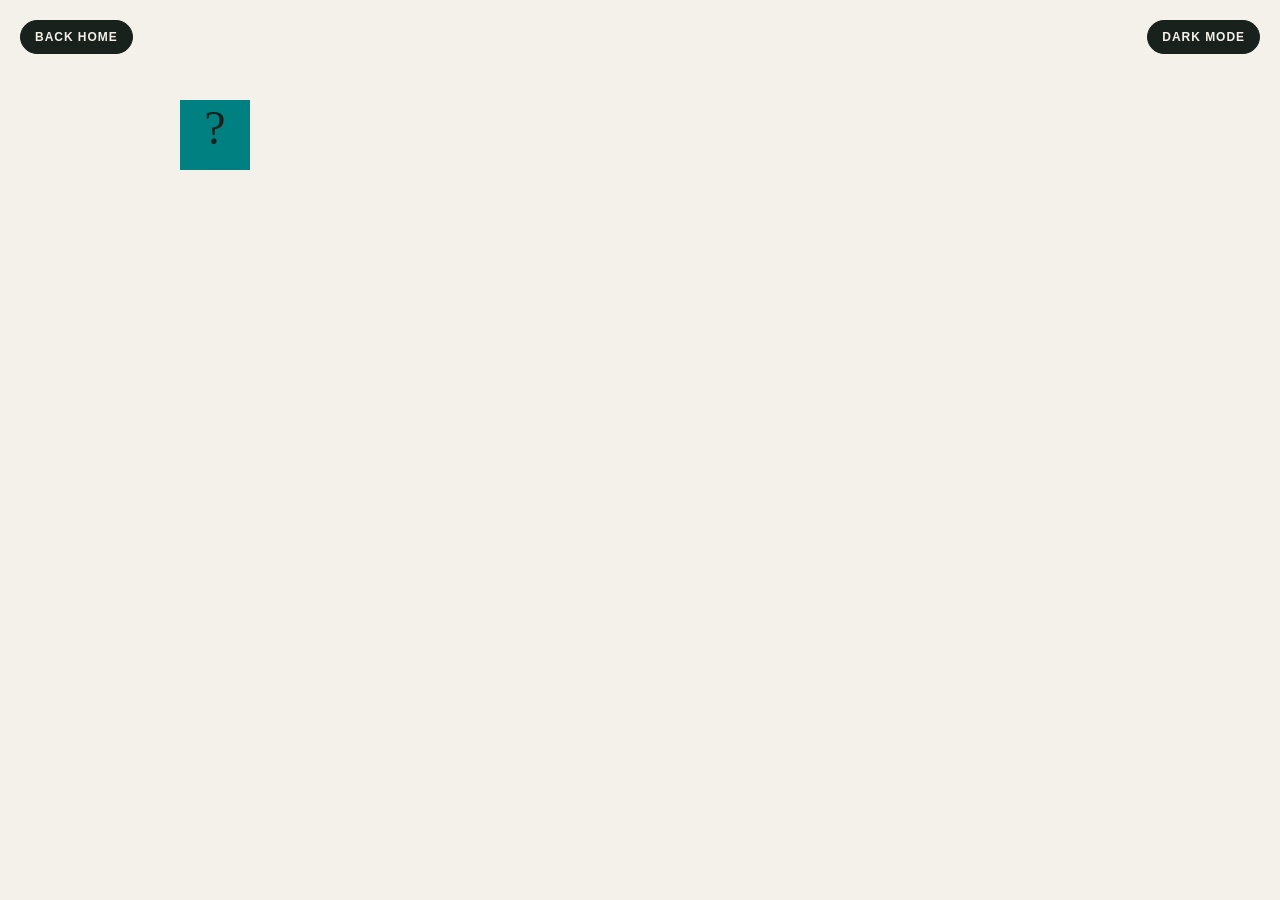
<file: fsd-projects/bouncing-box/index.html>
<!DOCTYPE html>
<html>

<head>
  <meta charset="utf-8" />
  <meta name="viewport" content="width=device-width, initial-scale=1.0" />
  <title>Bouncing Box</title>
  <script src="jquery.min.js"></script>
  <style>
    :root {
      color-scheme: light;
      --page-background: #f4f1ea;
      --page-text: #18211c;
      --button-background: #18211c;
      --button-text: #f4f1ea;
    }

    body.dark-mode {
      color-scheme: dark;
      --page-background: #18211c;
      --page-text: #f4f1ea;
      --button-background: #c7f36b;
      --button-text: #18211c;
    }

    body {
      margin: 0;
      overflow: hidden;
      background: var(--page-background);
      color: var(--page-text);
      transition: background-color 0.25s ease, color 0.25s ease;
    }

    .theme-toggle {
      position: fixed;
      top: 20px;
      right: 20px;
      z-index: 2;
      padding: 10px 14px;
      border: 1px solid var(--page-text);
      border-radius: 999px;
      background: var(--button-background);
      color: var(--button-text);
      cursor: pointer;
      font: 700 0.75rem/1 "Helvetica Neue", Arial, sans-serif;
      letter-spacing: 0.08em;
      text-transform: uppercase;
    }

    .theme-toggle:focus-visible {
      outline: 3px solid #ff785f;
      outline-offset: 3px;
    }

    .back-button {
      position: fixed;
      top: 20px;
      left: 20px;
      z-index: 2;
      padding: 10px 14px;
      border: 1px solid var(--page-text);
      border-radius: 999px;
      background: var(--button-background);
      color: var(--button-text);
      cursor: pointer;
      font: 700 0.75rem/1 "Helvetica Neue", Arial, sans-serif;
      letter-spacing: 0.08em;
      text-transform: uppercase;
      text-decoration: none;
      display: inline-block;
    }

    .back-button:focus-visible {
      outline: 3px solid #ff785f;
      outline-offset: 3px;
    }

    .box {
      width: 70px;
      height: 70px;
      background-color: teal;
      font-size: 300%;
      text-align: center;
      user-select: none;
      display: block;
      position: absolute;
      top: 100px;
      /* Change me! */
      left: 0px;
    }

    .board {
      height: 100vh;
    }
  </style>
  <!-- 	<script src="//cdnjs.cloudflare.com/ajax/libs/jquery/2.1.1/jquery.min.js"></script> -->
</head>

<body class="board">
  <a href="../../index.html" class="back-button">
    Back Home
  </a>
  <button class="theme-toggle" type="button" aria-pressed="false">
    Dark mode
  </button>

  <!-- HTML for the box -->
  <div class="box">?</div>

  <script>
    (function () {
      "use strict";
      /* global jQuery */

      //////////////////////////////////////////////////////////////////
      /////////////////// SETUP DO NOT DELETE //////////////////////////
      //////////////////////////////////////////////////////////////////

      var box = jQuery(".box"); // reference to the HTML .box element
      var board = jQuery(".board"); // reference to the HTML .board element
      var themeToggle = jQuery(".theme-toggle");
      var boardWidth = board.width(); // the maximum X-Coordinate of the screen

      function setDarkMode(isDark) {
        jQuery("body").toggleClass("dark-mode", isDark);
        themeToggle.attr("aria-pressed", isDark ? "true" : "false");
        themeToggle.text(isDark ? "Light mode" : "Dark mode");
        localStorage.setItem("bouncing-box-dark-mode", isDark ? "true" : "false");
      }

      var savedTheme = localStorage.getItem("bouncing-box-dark-mode");
      setDarkMode(savedTheme === "true");
      themeToggle.on("click", function () {
        setDarkMode(!jQuery("body").hasClass("dark-mode"));
      });

      // update the boardWidth variable when the window is resized
      jQuery(window).on("resize", function () {
        boardWidth = board.width();
      });

      // Every 50 milliseconds, call the update Function (see below)
      setInterval(update, 50);

      // Every time the box is clicked, call the handleBoxClick Function (see below)
      box.on("click", handleBoxClick);

      // moves the Box to a new position on the screen along the X-Axis
      function moveBoxTo(newPositionX) {
        box.css("left", newPositionX);
      }

      // changes the text displayed on the Box
      function changeBoxText(newText) {
        box.text(newText);
      }

      //////////////////////////////////////////////////////////////////
      /////////////////// YOUR CODE BELOW HERE /////////////////////////
      //////////////////////////////////////////////////////////////////

      // TODO 2 - Variable declarations
      var positionX = 0;
      var points = 0;
      var speed = 10;
      var direction = 1;


      /**
       * This Function will be called 20 times/second.
       * Each time it is called, it should move the Box to a new location.
       * If the box drifts off the screen, turn it around!
       */
      function update() {
        positionX = positionX + speed * direction;

        if (positionX >= boardWidth - box.width()) {
          positionX = boardWidth - box.width();
          direction = -1;
        } else if (positionX <= 0) {
          positionX = 0;
          direction = 1;
        }

        moveBoxTo(positionX);
      }

      /**
       * This Function will be called each time the box is clicked.
       * Each time it is called, it should perform each of the following actions:
       * - increase the points total
       * - increase the speed
       * - move the box to the left side of the screen.
       */
      function handleBoxClick() {
        points = points + 1;
        speed = 3 * points + 10;
        positionX = 0;
        direction = 1;
        changeBoxText(points);
        moveBoxTo(positionX);

      }



    })();
  </script>
</body>

</html>
</file>
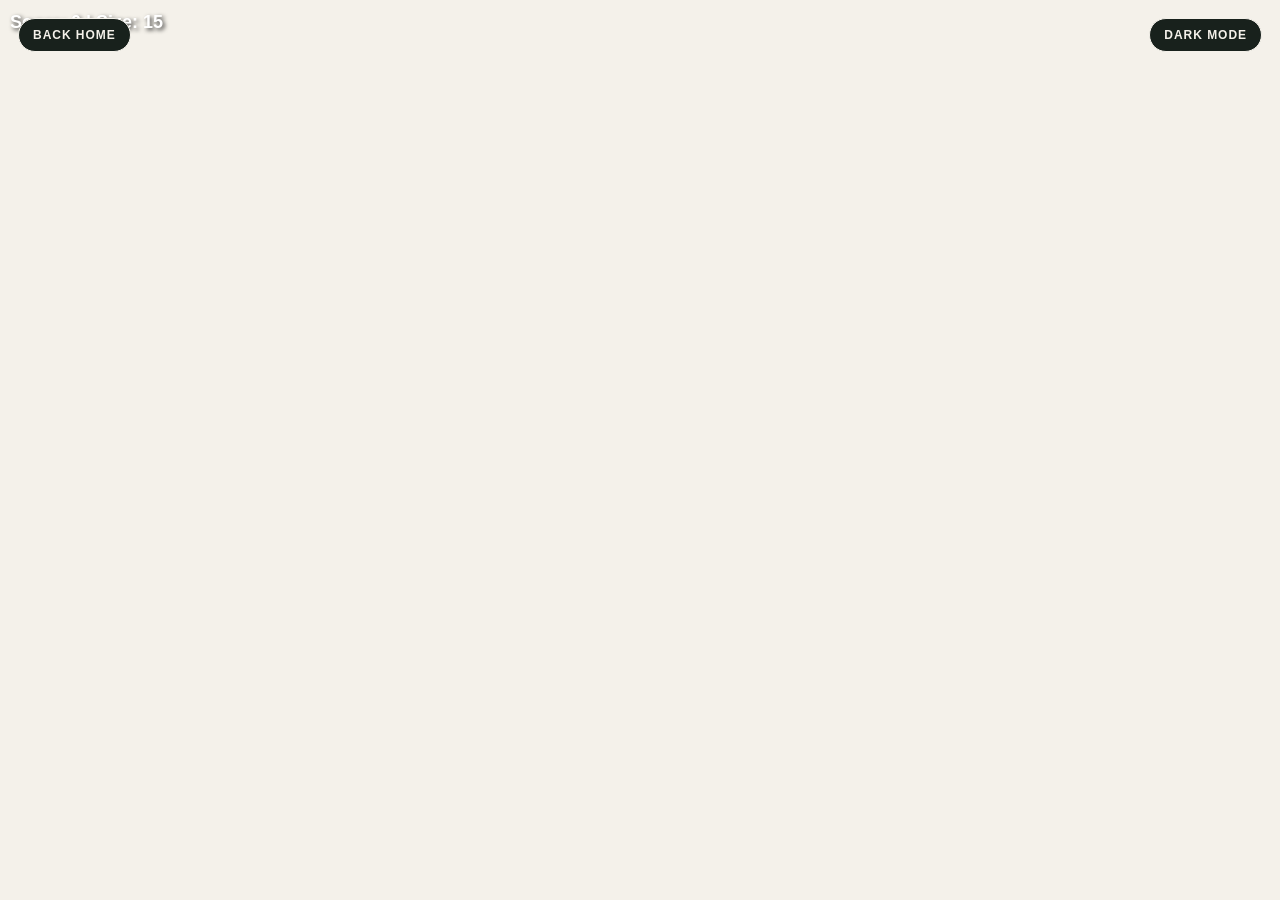
<file: fsd-projects/circularity/index.html>
<!doctype html>

<html>

<head>
    <meta charset="utf-8">

    <title>Operation Spark || Motion Poem</title>
    <meta name="description" content="Operation Spark Motion Poem">
    <meta name="author" content="operationspark.org">
    <meta name="viewport" content="width=device-width, initial-scale=1.0">

    <link href="css/bootstrap.min.css" rel="stylesheet" media="screen">
    <link href="css/style.css" rel="stylesheet">

    <!-- all core CreateJS and 3rd party libraries are listed here: -->
    <script src="bower_components/lodash/lodash.min.js"></script>
    <script src="https://code.createjs.com/1.0.0/easeljs.min.js"></script>
    <script src="https://code.createjs.com/1.0.0/tweenjs.min.js"></script>
    <script src="bower_components/opspark-draw/draw.js"></script>
    <script src="bower_components/racket/racket.js"></script>

    <!-- our app javascript code -->
    <script src="js/opspark.js"></script>
    <script src="js/multiplayer.js"></script>
    <script src="js/gamification.js"></script>
    <script src="js/init.js"></script>

    <style type="text/css">
        /*override default styles here*/
    </style>
</head>

<body>
    <a href="../../index.html" class="back-button">Back Home</a>
    <button class="theme-toggle" type="button" aria-pressed="false">Dark mode</button>
    <div style="position: relative; display: inline-block;">
        <canvas id="canvas" width="500" height="500"></canvas>

        <!-- Game UI -->
        <div id="score"
            style="position: absolute; top: 10px; left: 10px; color: white; font-family: Arial, sans-serif; font-size: 18px; font-weight: bold; text-shadow: 2px 2px 4px rgba(0,0,0,0.8); z-index: 10;">
            Score: 0 | Size: 15
        </div>

        <div id="multiplayerScore"
            style="position: absolute; top: 10px; right: 10px; color: white; font-family: Arial, sans-serif; font-size: 16px; font-weight: bold; text-shadow: 2px 2px 4px rgba(0,0,0,0.8); z-index: 10; display: none;">
            <div style="color: #0080FF;">Opponent: Size 15</div>
            <div id="gameTimer" style="color: #FFD700; margin-top: 5px;">Time: 60s</div>
        </div>

        <div id="instructions"
            style="position: absolute; top: 50%; left: 50%; transform: translate(-50%, -50%); color: white; font-family: Arial, sans-serif; text-align: center; background: rgba(0,0,0,0.7); padding: 20px; border-radius: 10px; z-index: 10; display: none;">
            <h2 style="margin: 0 0 10px 0; color: #00FF00;">Circularity</h2>
            <div id="gameMode" style="margin-bottom: 15px;">
                <button id="singlePlayerBtn" class="game-mode-btn">Single Player</button>
                <button id="hostGameBtn" class="game-mode-btn">Local Multiplayer</button>
            </div>
            <div id="singlePlayerInstructions">
                <p style="margin: 5px 0;">🟢 You are the GREEN circle</p>
                <p style="margin: 5px 0;">Use <strong>WASD</strong> to move</p>
                <p style="margin: 5px 0;">Absorb smaller circles to grow!</p>
                <p style="margin: 5px 0;">Avoid larger circles or you'll be absorbed!</p>
                <p style="margin: 15px 0 5px 0; color: #FFD700;"><strong>Press any key to start!</strong></p>
            </div>
            <div id="multiplayerInstructions" style="display: none;">
                <p style="margin: 5px 0;">🟢 Player 1: GREEN circle | 🔵 Player 2: BLUE circle</p>
                <p style="margin: 5px 0;">Player 1 uses <strong>WASD</strong> | Player 2 uses <strong>Arrow
                        Keys</strong></p>
                <p style="margin: 5px 0;">Absorb circles and each other to grow!</p>
                <p style="margin: 5px 0;">Biggest circle after 60 seconds wins!</p>
                <p style="margin: 15px 0 5px 0; color: #FFD700;"><strong>Press any key to start!</strong></p>
            </div>
        </div>
    </div>
    <script>
        (function () {
            var themeToggle = document.querySelector('.theme-toggle');
            var savedTheme = localStorage.getItem('circularity-dark-mode');

            function setDarkMode(isDark) {
                document.body.classList.toggle('dark-mode', isDark);
                themeToggle.setAttribute('aria-pressed', isDark ? 'true' : 'false');
                themeToggle.textContent = isDark ? 'Light mode' : 'Dark mode';
                localStorage.setItem('circularity-dark-mode', isDark ? 'true' : 'false');
            }

            setDarkMode(savedTheme === 'true');
            themeToggle.addEventListener('click', function () {
                setDarkMode(!document.body.classList.contains('dark-mode'));
            });
        }());
    </script>
    <script id="motion-poem">
        (function () {
            init(window);
            window.opspark.makeGame();
        })();
    </script>
</body>

</html>
</file>
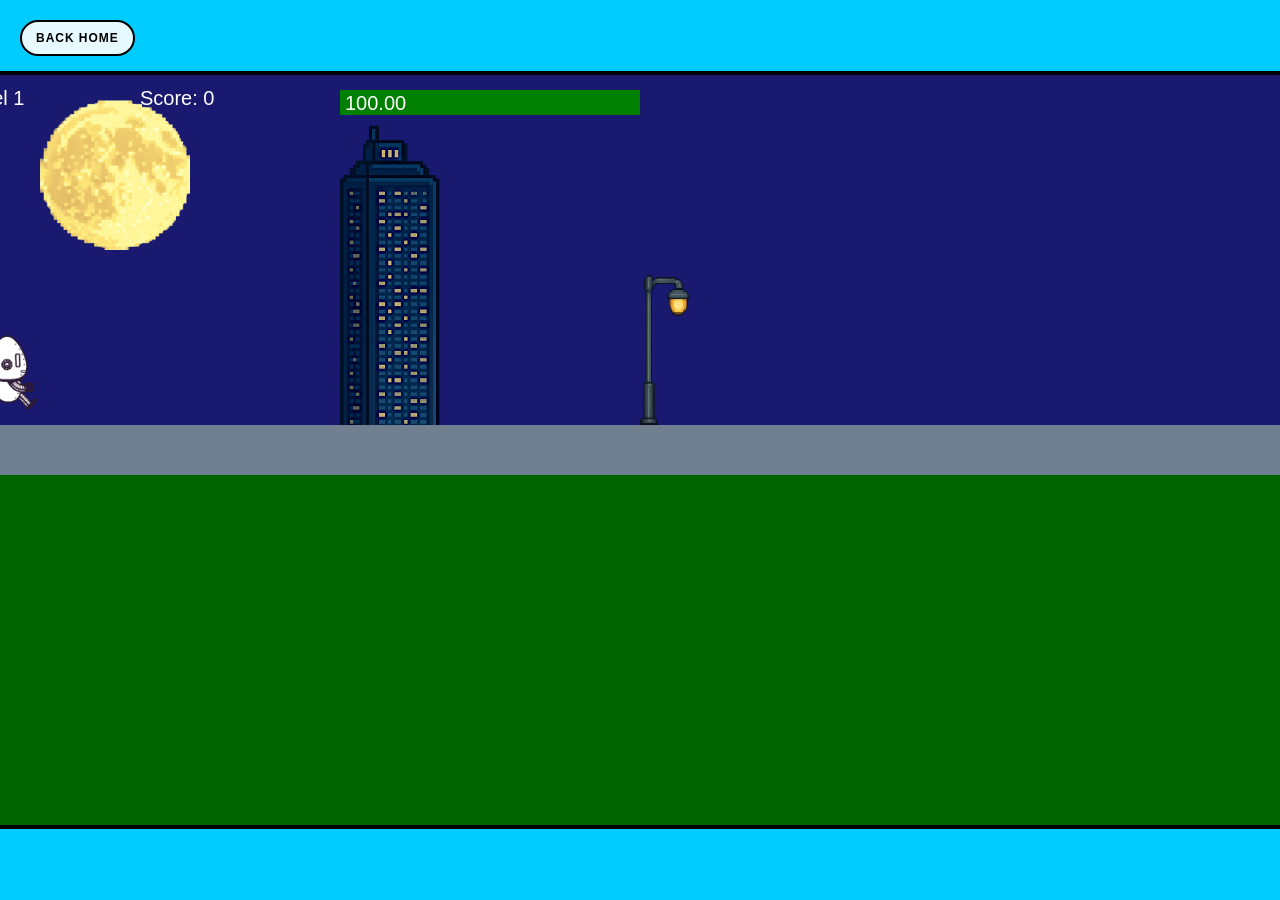
<file: fsd-projects/runtime/index.html>
<!DOCTYPE html>
<html lang="en">

<head>
  <meta charset="UTF-8" />
  <meta name="viewport" content="width=device-width, initial-scale=1.0" />
  <title>Runtime Neo</title>
  <link rel="stylesheet" href="runtime.css" />
  <script src="https://code.jquery.com/jquery-3.1.0.js"></script>
  <script src="setup.js"></script>
  <script src="levels.js"></script>
  <script src="scenery.js"></script>
  <script src="student.js"></script>
  <script src="main.js"></script>
</head>

<body id="body">
  <a href="../../index.html" class="back-button">Back Home</a>
  <canvas id="gameCanvas" width="1400" height="750"></canvas>
  <img id="player" src="images/halle.png" />
  <img id="projectile" src="images/projectile.png" />
  <img id="basicPlatform" src="images/interactable/basicPlatform.png" />
  <img id="spikes" src="images/interactable/spikes.png" />
  <img id="bug" src="images/interactable/bug.png" />
  <img id="healthUp" src="images/interactable/healthUp.png" />
  <img id="flag" src="images/interactable/flag.png" />
  <img id="moon" src="images/backgrounds/moon.png" />
  <img id="building" src="images/backgrounds/building.png" />
  <img id="lamp" src="images/backgrounds/lamp.png" />
</body>

</html>
</file>
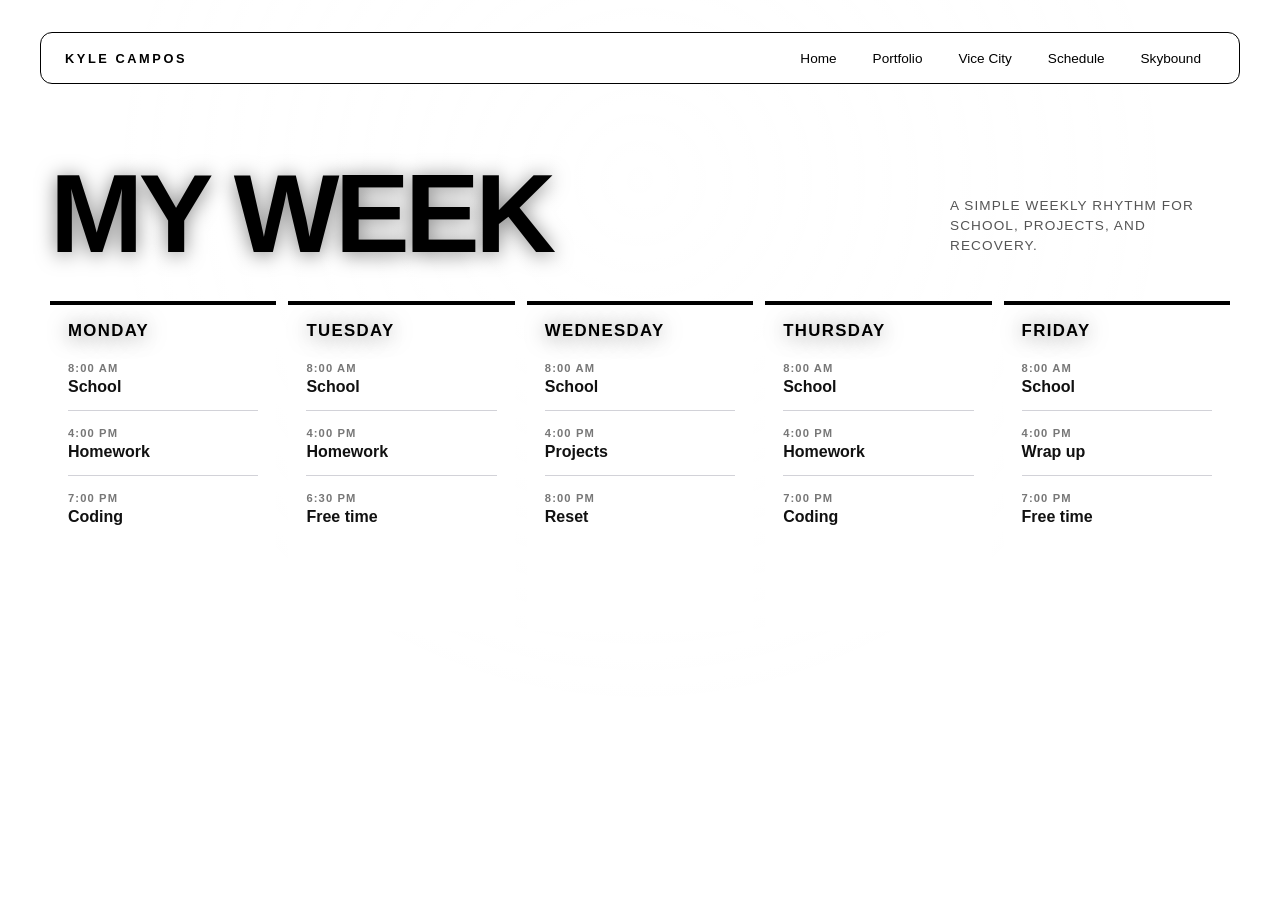
<file: Schedule.html>
<!DOCTYPE html>
<html lang="en">

<head>
  <meta charset="UTF-8" />
  <meta name="viewport" content="width=device-width, initial-scale=1.0" />
  <title>Schedule | Kyle's World</title>
  <link rel="stylesheet" href="style.css" />
  <script src="theme.js" defer></script>
</head>

<body>
  <section class="startup-screen" aria-label="Loading Kyle's World">
    <div class="startup-mark" aria-hidden="true">K<span>.</span></div>
    <div class="startup-meta">
      <p>WELCOME TO</p>
      <h2>Loading</h2>
    </div>
    <div class="startup-progress" aria-hidden="true">
      <span></span>
    </div>
    <p class="startup-status">STATUS: AWAKE <span>///</span> 001</p>
  </section>
  <script src="spinner.js"></script>
  <div id="all-contents">
    <nav>
      <h1>Kyle Campos</h1>
      <ul id="nav-ul">
        <li class="nav-li"><a href="index.html">Home</a></li>
        <li class="nav-li"><a href="portfolio.html">Portfolio</a></li>
        <li class="nav-li"><a href="trading.html">Vice City</a></li>
        <li class="nav-li"><a href="Schedule.html" aria-current="page">Schedule</a></li>
        <li class="nav-li"><a href="skybound.html">Skybound</a></li>
      </ul>
    </nav>

    <main class="schedule-page">
      <div class="schedule-heading">
        <h2>My Week</h2>
        <p>A simple weekly rhythm for school, projects, and recovery.</p>
      </div>

      <section class="schedule-grid" aria-label="Weekly schedule">
        <article class="schedule-day">
          <h3>Monday</h3>
          <ol>
            <li><span class="schedule-time">8:00 AM</span><span class="schedule-event">School</span></li>
            <li><span class="schedule-time">4:00 PM</span><span class="schedule-event">Homework</span></li>
            <li><span class="schedule-time">7:00 PM</span><span class="schedule-event">Coding</span></li>
          </ol>
        </article>
        <article class="schedule-day">
          <h3>Tuesday</h3>
          <ol>
            <li><span class="schedule-time">8:00 AM</span><span class="schedule-event">School</span></li>
            <li><span class="schedule-time">4:00 PM</span><span class="schedule-event">Homework</span></li>
            <li><span class="schedule-time">6:30 PM</span><span class="schedule-event">Free time</span></li>
          </ol>
        </article>
        <article class="schedule-day">
          <h3>Wednesday</h3>
          <ol>
            <li><span class="schedule-time">8:00 AM</span><span class="schedule-event">School</span></li>
            <li><span class="schedule-time">4:00 PM</span><span class="schedule-event">Projects</span></li>
            <li><span class="schedule-time">8:00 PM</span><span class="schedule-event">Reset</span></li>
          </ol>
        </article>
        <article class="schedule-day">
          <h3>Thursday</h3>
          <ol>
            <li><span class="schedule-time">8:00 AM</span><span class="schedule-event">School</span></li>
            <li><span class="schedule-time">4:00 PM</span><span class="schedule-event">Homework</span></li>
            <li><span class="schedule-time">7:00 PM</span><span class="schedule-event">Coding</span></li>
          </ol>
        </article>
        <article class="schedule-day">
          <h3>Friday</h3>
          <ol>
            <li><span class="schedule-time">8:00 AM</span><span class="schedule-event">School</span></li>
            <li><span class="schedule-time">4:00 PM</span><span class="schedule-event">Wrap up</span></li>
            <li><span class="schedule-time">7:00 PM</span><span class="schedule-event">Free time</span></li>
          </ol>
        </article>
      </section>
    </main>
  </div>
</body>

</html>
</file>
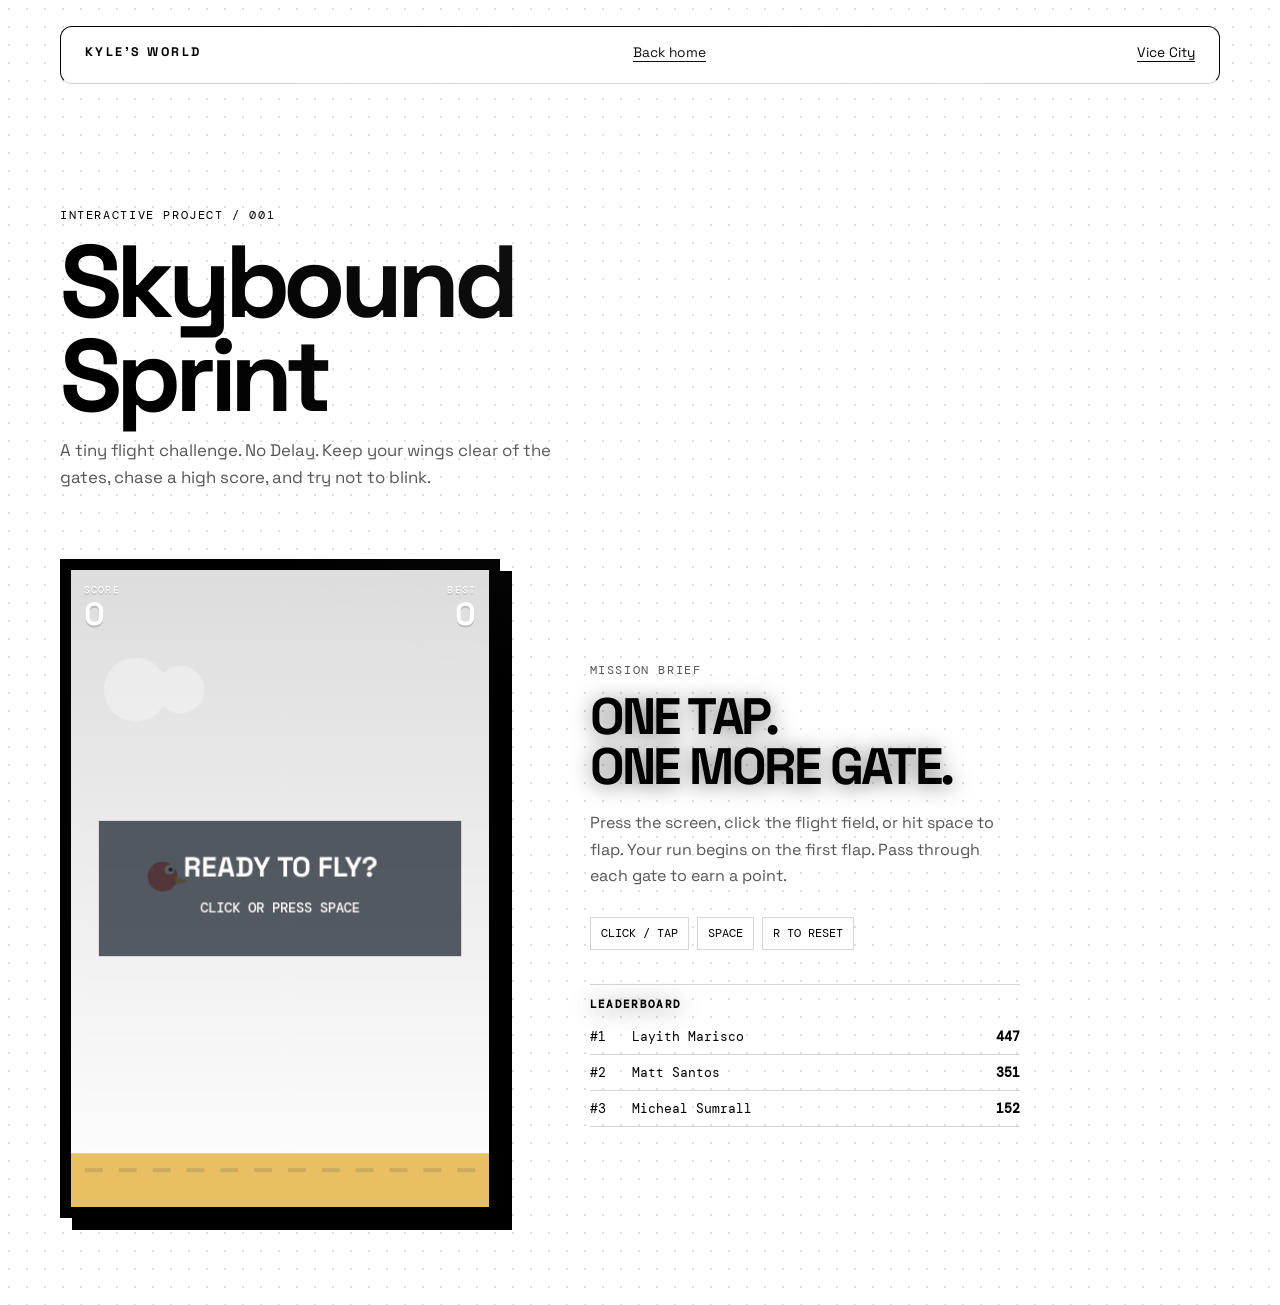
<file: skybound.html>
<!DOCTYPE html>
<html lang="en">

<head>
  <meta charset="UTF-8" />
  <meta name="viewport" content="width=device-width, initial-scale=1.0" />
  <title>Skybound | Kyle's World</title>
  <link rel="stylesheet" href="style.css" />
  <script src="theme.js" defer></script>
  <style>
    @import url("https://fonts.googleapis.com/css2?family=DM+Mono:wght@400;500&family=Space+Grotesk:wght@500;600;700&display=swap");
  
    :root {
    --ink: #000;
    --muted: #555;
    --paper: #fff;
    --coral: #000;
    --teal: #000;
    --line: rgba(0, 0, 0, 0.16);
    }

    * {
      box-sizing: border-box;
    }

    body {
      min-height: 100vh;
      margin: 0;
      color: var(--ink);
      font-family: "Space Grotesk", sans-serif;
      background: var(--paper);
      background-image: radial-gradient(rgba(0, 0, 0, 0.12) 1px, transparent 1px);
      background-size: 18px 18px;
    }

    .page {
      width: min(1160px, calc(100% - 40px));
      margin: 0 auto;
      padding: 26px 0 46px;
    }

    nav {
      display: flex;
      align-items: center;
      justify-content: space-between;
      padding-bottom: 22px;
      border-bottom: 1px solid var(--line);
    }

    nav strong {
      font-size: 0.78rem;
      letter-spacing: 0.2em;
      text-transform: uppercase;
    }

    nav a {
      color: var(--ink);
      font-size: 0.86rem;
      text-underline-offset: 4px;
    }

    .intro {
      max-width: 700px;
      padding: 64px 0 28px;
    }

    .eyebrow,
    .label {
      color: var(--teal);
      font-family: "DM Mono", monospace;
      font-size: 0.72rem;
      letter-spacing: 0.14em;
      text-transform: uppercase;
    }

    h1 {
      max-width: 680px;
      margin: 12px 0 14px;
      font-size: clamp(3rem, 8vw, 6.6rem);
      line-height: 0.92;
      letter-spacing: -0.06em;
    }

    .intro p:not(.eyebrow) {
      max-width: 520px;
      margin: 0;
      color: var(--muted);
      font-size: 1.05rem;
      line-height: 1.6;
    }

    .game-layout {
      display: grid;
      grid-template-columns: minmax(280px, 440px) 1fr;
      gap: clamp(34px, 7vw, 100px);
      align-items: center;
    }

    .game-shell {
      position: relative;
      width: 100%;
      padding: 10px;
      border: 1px solid var(--ink);
      background: #000;
      box-shadow: 12px 12px 0 #000;
    }

    canvas {
      display: block;
      width: 100%;
      height: auto;
      aspect-ratio: 420 / 640;
      background: #eee;
      cursor: pointer;
      touch-action: none;
    }

    .scoreboard {
      position: absolute;
      inset: 23px 23px auto;
      display: flex;
      justify-content: space-between;
      color: #fff;
      pointer-events: none;
      text-shadow: 0 2px 0 rgba(0, 0, 0, .16);
    }

    .scoreboard div {
      display: grid;
      gap: 2px;
      text-align: right;
    }

    .scoreboard div:first-child {
      text-align: left;
    }

    .score {
      font-size: 2rem;
      font-weight: 700;
      line-height: 1;
    }

    .score-label {
      font-family: "DM Mono", monospace;
      font-size: 0.6rem;
      letter-spacing: 0.12em;
      text-transform: uppercase;
    }

    .game-copy {
      align-self: center;
    }

    .game-copy h2 {
      max-width: 460px;
      margin: 10px 0 18px;
      font-size: clamp(2rem, 4vw, 3.8rem);
      line-height: 0.98;
      letter-spacing: -0.05em;
    }

    .game-copy p {
      max-width: 430px;
      color: var(--muted);
      line-height: 1.65;
    }

    .instructions {
      display: flex;
      flex-wrap: wrap;
      gap: 8px;
      margin-top: 28px;
    }

    .leaderboard {
      max-width: 430px;
      margin-top: 34px;
      border-top: 1px solid var(--line);
    }

    .leaderboard h3 {
      margin: 14px 0 10px;
      font-family: "DM Mono", monospace;
      font-size: 0.7rem;
      letter-spacing: 0.12em;
      text-transform: uppercase;
    }

    .leaderboard-row {
      display: grid;
      grid-template-columns: 32px 1fr auto;
      gap: 10px;
      padding: 9px 0;
      border-bottom: 1px solid var(--line);
      font-family: "DM Mono", monospace;
      font-size: 0.8rem;
    }

    .leaderboard-score {
      font-weight: 700;
    }

    kbd {
      padding: 8px 10px;
      border: 1px solid var(--line);
      background: #fff;
      font-family: "DM Mono", monospace;
      font-size: 0.72rem;
    }

    @media (max-width: 760px) {
      .page {
        width: min(100% - 28px, 520px);
        padding-top: 18px;
      }

      .intro {
        padding: 42px 0 28px;
      }

      .game-layout {
        grid-template-columns: 1fr;
        gap: 42px;
      }

      .game-shell {
        width: min(100%, 420px);
        margin: 0 auto;
      }
    }
  </style>
</head>

<body>
  <section class="startup-screen" aria-label="Loading Kyle's World">
    <div class="startup-mark" aria-hidden="true">K<span>.</span></div>
    <div class="startup-meta">
      <p>WELCOME TO</p>
      <h2>Loading</h2>
    </div>
    <div class="startup-progress" aria-hidden="true">
      <span></span>
    </div>
    <p class="startup-status">STATUS: AWAKE <span>///</span> 001</p>
  </section>
  <script src="spinner.js"></script>
  <div class="page">
    <nav aria-label="Main navigation">
      <strong>Kyle's World</strong>
      <a href="index.html">Back home</a>
      <a href="trading.html">Vice City</a>
    </nav>

    <header class="intro">
      <p class="eyebrow">Interactive project / 001</p>
      <h1>Skybound<br />Sprint</h1>
      <p>A tiny flight challenge. No Delay. Keep your wings clear of the gates, chase a high score, and try not to
        blink.</p>
    </header>

    <main class="game-layout">
      <section class="game-shell" aria-label="Skybound Sprint game">
        <canvas id="gameCanvas" width="420" height="640"
          aria-label="Game canvas. Click, tap, or press space to fly."></canvas>
        <div class="scoreboard" aria-live="polite">
          <div><span class="score-label">score</span><span id="score" class="score">0</span></div>
          <div><span class="score-label">best</span><span id="best" class="score">0</span></div>
        </div>
      </section>

      <section class="game-copy">
        <p class="label">Mission brief</p>
        <h2>One tap.<br />One more gate.</h2>
        <p>Press the screen, click the flight field, or hit space to flap. Your run begins on the first flap. Pass
          through each gate to earn a point.</p>
        <div class="instructions" aria-label="Game controls">
          <kbd>CLICK / TAP</kbd><kbd>SPACE</kbd><kbd>R TO RESET</kbd>
        </div>
        <section class="leaderboard" aria-labelledby="leaderboard-title">
          <h3 id="leaderboard-title">Leaderboard</h3>
                   <div class="leaderboard-row"><span>#1</span><span>Layith Marisco</span><span class="leaderboard-score">447</span></div>  
          <div class="leaderboard-row"><span>#2</span><span>Matt Santos</span><span class="leaderboard-score">351</span></div>
          <div class="leaderboard-row"><span>#3</span><span>Micheal Sumrall</span><span class="leaderboard-score">152</span></div>
        </section>
      </section>
    </main>
  </div>

  <script>
    (function () {
      var canvas = document.getElementById("gameCanvas");
      var context = canvas.getContext("2d");
      var scoreElement = document.getElementById("score");
      var bestElement = document.getElementById("best");
      var width = canvas.width;
      var height = canvas.height;
      var groundHeight = 54;
      var bird;
      var pipes;
      var score;
      var state;
      var lastTime = 0;
      var best = Number(localStorage.getItem("skybound-best") || 0);

      bestElement.textContent = best;

      function reset() {
        bird = { x: 92, y: height / 2 - 12, velocity: 0, radius: 15, rotation: 0 };
        pipes = [];
        score = 0;
        state = "ready";
        scoreElement.textContent = score;
        addPipe(width + 100);
      }

      function addPipe(x) {
        var gap = 158;
        var top = 80 + Math.random() * (height - groundHeight - gap - 150);
        pipes.push({ x: x, width: 62, top: top, gap: gap, counted: false });
      }

      function flap() {
        if (state === "over") reset();
        if (state === "ready") state = "playing";
        bird.velocity = -390;
      }

      function endGame() {
        state = "over";
        if (score > best) {
          best = score;
          localStorage.setItem("skybound-best", best);
          bestElement.textContent = best;
        }
      }

      function update(delta) {
        if (state !== "playing") return;
        bird.velocity += 1050 * delta;
        bird.y += bird.velocity * delta;
        bird.rotation = Math.min(Math.PI / 2, bird.velocity / 650);

        var pipeSpeed = 190 * delta;
        pipes.forEach(function (pipe) {
          pipe.x -= pipeSpeed;
          if (!pipe.counted && pipe.x + pipe.width < bird.x) {
            pipe.counted = true;
            score += 1;
            scoreElement.textContent = score;
          }
        });
        if (pipes[pipes.length - 1].x < width - 210) addPipe(width + 40);
        pipes = pipes.filter(function (pipe) { return pipe.x + pipe.width > -20; });

        if (bird.y - bird.radius < 0 || bird.y + bird.radius > height - groundHeight) endGame();
        pipes.forEach(function (pipe) {
          var inPipeX = bird.x + bird.radius > pipe.x && bird.x - bird.radius < pipe.x + pipe.width;
          var outsideGap = bird.y - bird.radius < pipe.top || bird.y + bird.radius > pipe.top + pipe.gap;
          if (inPipeX && outsideGap) endGame();
        });
      }

      function draw() {
        var sky = context.createLinearGradient(0, 0, 0, height);
       sky.addColorStop(0, "#ddd");
      sky.addColorStop(1, "#fff");
      context.fillStyle = "rgba(0, 0, 0, .12)";
      context.fillStyle = "#000";
      context.fillStyle = "#333";
      context.fillStyle = "#eee";
      context.fillStyle = "rgba(0, 0, 0, .12)";
      context.fillStyle = "#000";
      context.fillStyle = "#fff";
      context.fillStyle = "#000";
      context.fillStyle = "#fff";
      context.fillStyle = "rgba(0, 0, 0, .78)";
        context.fillStyle = sky;
        context.fillRect(0, 0, width, height);
        context.fillStyle = "rgba(255,255,255,.32)";
        context.beginPath(); context.arc(65, 120, 32, 0, Math.PI * 2); context.arc(110, 120, 24, 0, Math.PI * 2); context.fill();
        pipes.forEach(function (pipe) {
          context.fillStyle = "#126b6b";
          context.fillRect(pipe.x, 0, pipe.width, pipe.top);
          context.fillRect(pipe.x, pipe.top + pipe.gap, pipe.width, height - groundHeight - pipe.top - pipe.gap);
          context.fillStyle = "#1d8580";
          context.fillRect(pipe.x - 5, pipe.top - 13, pipe.width + 10, 13);
          context.fillRect(pipe.x - 5, pipe.top + pipe.gap, pipe.width + 10, 13);
        });
        context.fillStyle = "#e9bf63";
        context.fillRect(0, height - groundHeight, width, groundHeight);
        context.fillStyle = "rgba(23,33,43,.13)";
        for (var lineX = -20; lineX < width; lineX += 34) context.fillRect(lineX, height - groundHeight + 15, 18, 4);
        context.save();
        context.translate(bird.x, bird.y);
        context.rotate(bird.rotation);
        context.fillStyle = "#f26f5c";
        context.beginPath(); context.arc(0, 0, bird.radius, 0, Math.PI * 2); context.fill();
        context.fillStyle = "#fff"; context.beginPath(); context.arc(7, -7, 5, 0, Math.PI * 2); context.fill();
        context.fillStyle = "#17212b"; context.beginPath(); context.arc(8, -7, 2, 0, Math.PI * 2); context.fill();
        context.fillStyle = "#e9bf63"; context.beginPath(); context.moveTo(13, 0); context.lineTo(26, 5); context.lineTo(13, 8); context.fill();
        context.restore();
        if (state !== "playing") {
          context.fillStyle = "rgba(23,33,43,.72)";
          context.fillRect(28, height / 2 - 68, width - 56, 136);
          context.textAlign = "center";
          context.fillStyle = "#fff";
          context.font = "700 28px 'Space Grotesk'";
          context.fillText(state === "ready" ? "READY TO FLY?" : "RUN COMPLETE", width / 2, height / 2 - 12);
          context.font = "500 14px 'DM Mono'";
          context.fillText(state === "ready" ? "CLICK OR PRESS SPACE" : "CLICK TO TRY AGAIN", width / 2, height / 2 + 24);
        }
      }

      function frame(time) {
        var delta = Math.min((time - lastTime) / 1000, 0.035) || 0;
        lastTime = time;
        update(delta);
        draw();
        requestAnimationFrame(frame);
      }

      canvas.addEventListener("pointerdown", flap);
      document.addEventListener("keydown", function (event) {
        if (event.code === "Space") { event.preventDefault(); flap(); }
        if (event.key.toLowerCase() === "r") reset();
      });
      reset();
      requestAnimationFrame(frame);
    }());
  </script>
</body>

</html>
</file>
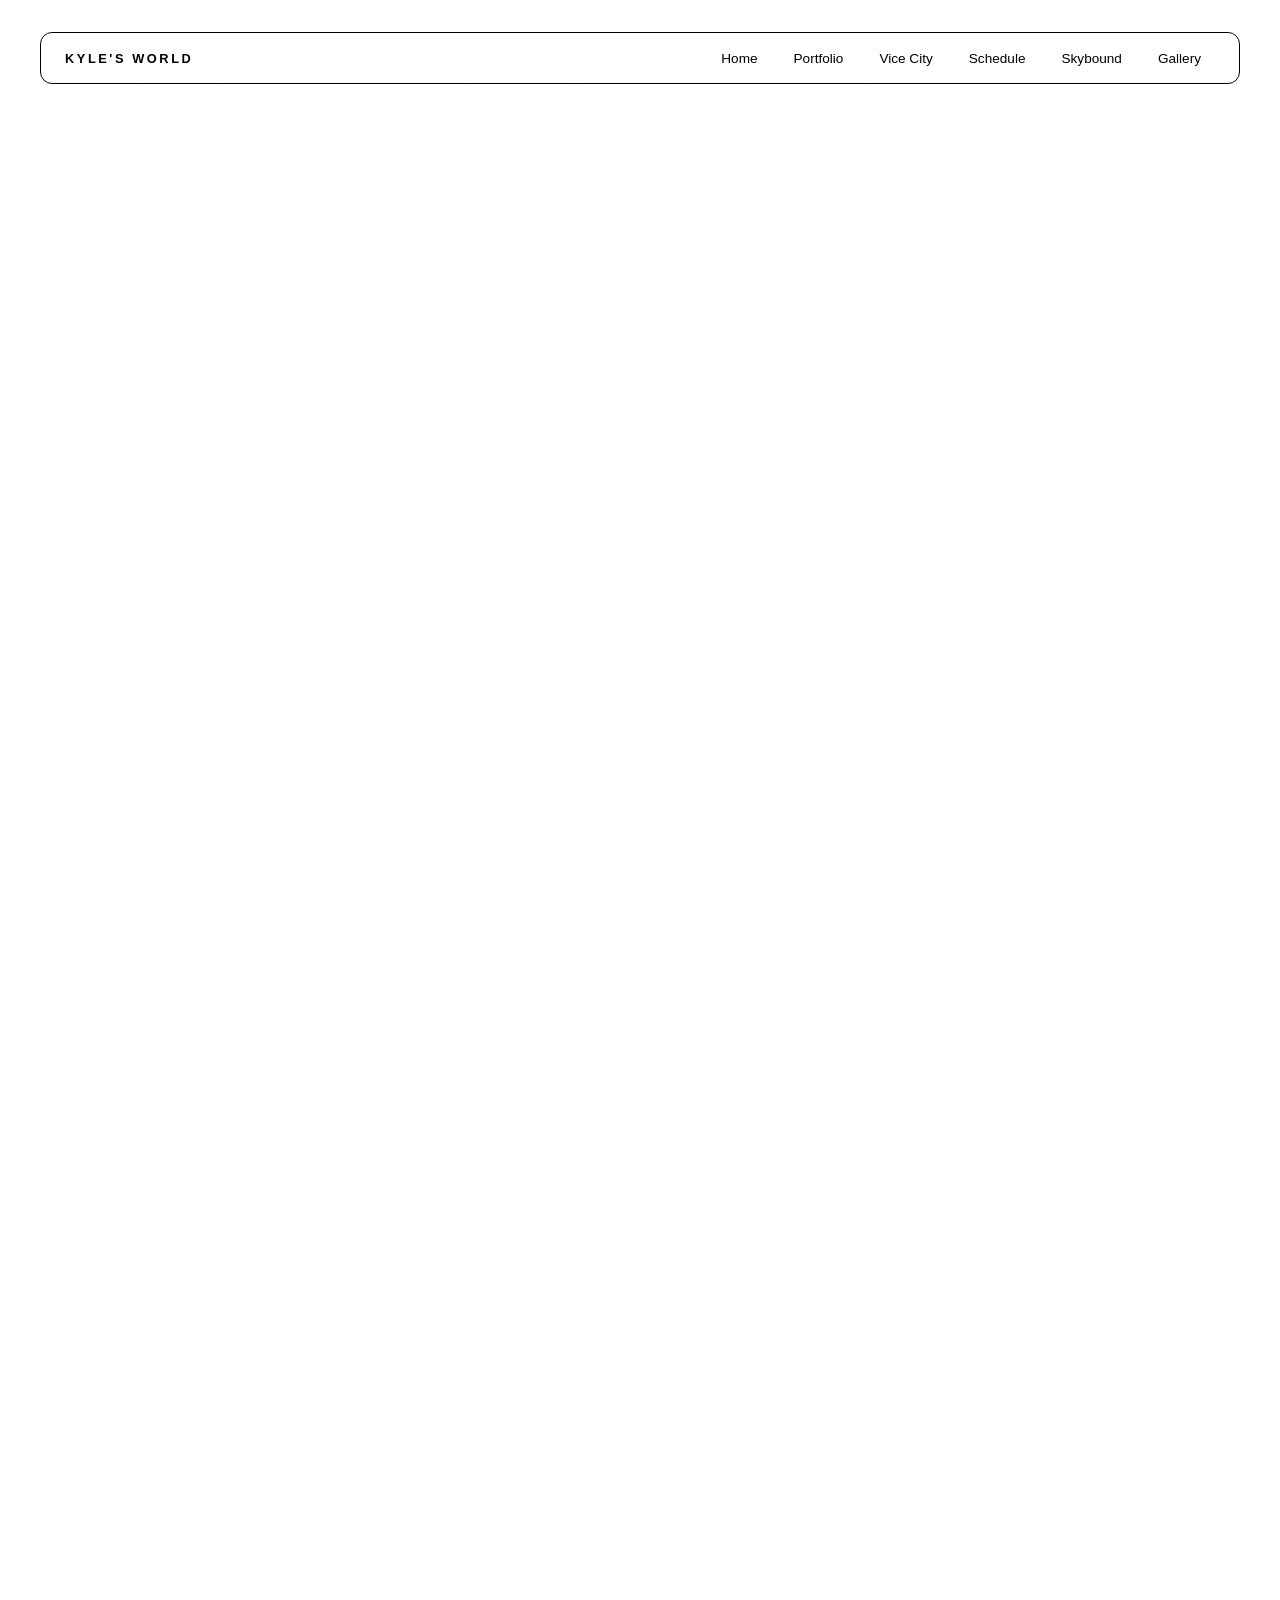
<file: trading.html>
<!DOCTYPE html>
<html lang="en">
<head>
  <meta charset="UTF-8" />
  <meta name="viewport" content="width=device-width, initial-scale=1.0" />
  <title>Vice City - Kyle Campos</title>
  <link rel="stylesheet" href="style.css" />
  <link rel="stylesheet" href="trading.css" />
</head>
<body class="trading-page">

  <!-- Startup / Loading Screen -->
  <section class="startup-screen" id="startupScreen" aria-label="Loading Kyle's World">
    <div class="startup-mark" aria-hidden="true">K<span>.</span></div>
    <div class="startup-meta">
      <p>WELCOME TO</p>
      <h2>Vice City</h2>
    </div>
    <div class="startup-progress" aria-hidden="true">
      <span></span>
    </div>
    <p class="startup-status">STATUS: LOADING GAME <span>///</span> 001</p>
  </section>
  
 <!-- All content goes here -->
  <div id="all-contents">
    <nav>
      <h1>KYLE'S WORLD</h1>
      <ul id="nav-ul">
        <li class="nav-li">
          <a href="index.html">Home</a>
        </li>
        <li class="nav-li">
          <a href="portfolio.html" aria-current="page">Portfolio</a>
        </li>
        <li class="nav-li">
          <a href="trading.html">Vice City</a>
        </li>
        <li class="nav-li">
          <a href="Schedule.html">Schedule</a>
        </li>
        <li class="nav-li">
          <a href="skybound.html">Skybound</a>
        </li>
        <li class="nav-li">
          <a href="gallery.html">Gallery</a>
        </li>
      </ul>
    </nav>
  <!-- Game Container -->
  <main class="game-container">
    <iframe 
      src="https://mhm.rigaprecast.com.au/f/g/hs/truffled.lol/games/vicecity/index.html" 
      title="GTA Vice City"
      allowfullscreen
      sandbox="allow-scripts allow-same-origin allow-pointer-lock allow-forms">
    </iframe>
  </main>
<!-- Main Game Section -->
<main class="game-container" id="gameContainer">
  <div class="game-controls">
    <button id="fullscreenBtn" class="fullscreen-btn">⛶ Fullscreen</button>
  </div>
  <iframe 
    id="gameIframe"
    src="https://mhm.rigaprecast.com.au/f/g/hs/truffled.lol/games/vicecity/index.html" 
    title="GTA Vice City"
    allowfullscreen
    sandbox="allow-scripts allow-same-origin allow-pointer-lock allow-forms">
  </iframe>
</main>

<script>
  const fullscreenBtn = document.getElementById("fullscreenBtn");
  const gameIframe = document.getElementById("gameIframe");

  fullscreenBtn.addEventListener("click", () => {
    if (gameIframe.requestFullscreen) {
      gameIframe.requestFullscreen();
    } else if (gameIframe.webkitRequestFullscreen) { /* Safari */
      gameIframe.webkitRequestFullscreen();
    } else if (gameIframe.msRequestFullscreen) { /* IE11 */
      gameIframe.msRequestFullscreen();
    }
  });
</script>
  <!-- Hide Loading Screen Script -->
  <script>
    window.addEventListener("load", () => {
      const loader = document.getElementById("startupScreen");
      if (loader) {
        setTimeout(() => {
          loader.style.opacity = "0";
          loader.style.transition = "opacity 0.5s ease";
          setTimeout(() => loader.style.display = "none", 500);
        }, 1200); // Adjust display duration (in ms) if desired
      }
    });
  </script>
</body>
</html>
</file>
<file: fsd-projects/circularity/css/style.css>
body {
  margin: 0;
  background: #f4f1ea;
  transition: background-color 0.25s ease;
}

body.dark-mode {
  background: #101614;
}

.theme-toggle {
  position: fixed;
  top: 18px;
  right: 18px;
  z-index: 20;
  padding: 10px 14px;
  border: 1px solid #f4f1ea;
  border-radius: 999px;
  background: #18211c;
  color: #f4f1ea;
  cursor: pointer;
  font:
    700 12px/1 Arial,
    sans-serif;
  letter-spacing: 0.08em;
  text-transform: uppercase;
}

body.dark-mode .theme-toggle {
  border-color: #c7f36b;
  background: #c7f36b;
  color: #18211c;
}

.theme-toggle:focus-visible {
  outline: 3px solid #ff785f;
  outline-offset: 3px;
}

.back-button {
  position: fixed;
  top: 18px;
  left: 18px;
  z-index: 20;
  padding: 10px 14px;
  border: 1px solid #f4f1ea;
  border-radius: 999px;
  background: #18211c;
  color: #f4f1ea;
  cursor: pointer;
  font:
    700 12px/1 Arial,
    sans-serif;
  letter-spacing: 0.08em;
  text-transform: uppercase;
  text-decoration: none;
  display: inline-block;
}

body.dark-mode .back-button {
  border-color: #c7f36b;
  background: #c7f36b;
  color: #18211c;
}

.back-button:focus-visible {
  outline: 3px solid #ff785f;
  outline-offset: 3px;
}

/* Game mode button styles */
.game-mode-btn {
  margin: 5px;
  padding: 10px 15px;
  border: none;
  border-radius: 5px;
  cursor: pointer;
  font-weight: bold;
  transition: all 0.3s ease;
  position: relative;
}

.game-mode-btn:hover {
  transform: translateY(-2px);
  box-shadow: 0 4px 8px rgba(0, 0, 0, 0.3);
}

.game-mode-btn.selected {
  transform: scale(1.05);
  box-shadow: 0 0 15px rgba(255, 215, 0, 0.6);
  border: 2px solid #ffd700;
}

.game-mode-btn.selected::after {
  content: "✓";
  position: absolute;
  top: -5px;
  right: -5px;
  background: #ffd700;
  color: black;
  border-radius: 50%;
  width: 20px;
  height: 20px;
  display: flex;
  align-items: center;
  justify-content: center;
  font-size: 12px;
  font-weight: bold;
}

#singlePlayerBtn {
  background: #00ff00;
  color: black;
}

#hostGameBtn {
  background: #0080ff;
  color: white;
}
</file>
<file: fsd-projects/runtime/runtime.css>
/* runtime.css */
/* Styles for Runtime Neo auto-runner game */

img {
  display: none;
}

#gameCanvas {
  position: absolute;
  border: 4px solid #000;
  top: 50%;
  left: 50%;
  transform: translate(-50%, -50%);
}

body {
  margin: 0;
  background-color: #00ccff;
  font-family: Arial, sans-serif;
  text-align: center;
  overflow: hidden;
}

.back-button {
  position: fixed;
  top: 20px;
  left: 20px;
  z-index: 10;
  padding: 10px 14px;
  border: 2px solid #000;
  border-radius: 999px;
  background: rgba(255, 255, 255, 0.9);
  color: #000;
  cursor: pointer;
  font:
    700 0.75rem/1 "Helvetica Neue",
    Arial,
    sans-serif;
  letter-spacing: 0.08em;
  text-transform: uppercase;
  text-decoration: none;
  display: inline-block;
  transition: all 0.25s ease;
}

.back-button:hover {
  background: rgba(255, 255, 255, 1);
  box-shadow: 0 4px 8px rgba(0, 0, 0, 0.2);
}

.back-button:focus-visible {
  outline: 3px solid #000;
  outline-offset: 3px;
}
</file>
<file: style.css>
* {
  box-sizing: border-box;
}

@import url("https://fonts.googleapis.com/css2?family=Space+Grotesk:wght@500;600;700&display=swap");

:root {
  --loader-ink: #000000;
  --loader-muted: #555555;
  --loader-white: #ffffff;
  --loader-gray: #dedede;
}

.startup-screen {
  position: fixed;
  z-index: 10;
  inset: 0;
  display: grid;
  align-content: center;
  justify-items: center;
  gap: 22px;
  padding: 32px;
  overflow: hidden;
  background: var(--loader-white);
  color: var(--loader-ink);
  font-family: "Space Grotesk", sans-serif;
  animation: startup-exit 0.45s 1.55s forwards;
}

.startup-screen::before {
  position: absolute;
  inset: 0;
  background: repeating-linear-gradient(
    0deg,
    transparent 0,
    transparent 5px,
    rgba(0, 0, 0, 0.025) 6px
  );
  content: "";
  pointer-events: none;
}

.startup-mark,
.startup-meta,
.startup-progress,
.startup-status {
  position: relative;
}

.startup-mark {
  width: 68px;
  height: 68px;
  display: grid;
  place-items: center;
  border: 1px solid var(--loader-ink);
  border-radius: 50%;
  color: var(--loader-ink);
  font-size: 1.35rem;
  font-weight: 700;
  animation: startup-pulse 1.8s ease-in-out infinite;
}

.startup-mark span {
  position: absolute;
  right: 15px;
  bottom: 11px;
  color: var(--loader-ink);
  font-size: 0.9rem;
}

.startup-meta {
  text-align: center;
}

.startup-meta p,
.startup-status {
  margin: 0;
  color: var(--loader-muted);
  font-size: 0.7rem;
  font-weight: 700;
  letter-spacing: 0.2em;
  text-transform: uppercase;
}

.startup-meta h2 {
  margin: 8px 0 0;
  color: var(--loader-ink);
  font-size: clamp(3.8rem, 11vw, 7rem);
  font-weight: 700;
  line-height: 0.9;
  letter-spacing: 0;
}

.startup-progress {
  width: min(300px, 80vw);
  height: 3px;
  overflow: hidden;
  background: var(--loader-gray);
}

.startup-progress span {
  display: block;
  width: 100%;
  height: 100%;
  background: var(--loader-ink);
  transform: scaleX(0);
  transform-origin: left;
  animation: startup-load 1.7s cubic-bezier(0.2, 0.75, 0.25, 1) forwards;
}

.startup-status span {
  color: var(--loader-ink);
}

.startup-screen.is-hidden {
  display: none;
}

@keyframes startup-pulse {
  50% {
    transform: translateY(-4px);
  }
}

@keyframes startup-load {
  to {
    transform: scaleX(1);
  }
}

@keyframes startup-exit {
  to {
    opacity: 0;
    visibility: hidden;
  }
}

body {
  margin: 0;
  background-image: linear-gradient(rgba(0, 0, 0, 0.58), rgba(0, 0, 0, 0.72)), url("file:///C:/Users/11180874/Downloads/DEFCADC9-C22F-471B-8811-D6BDD10E9007.gif");
  background-position: center;
  background-size: cover;
  background-attachment: fixed;
  color: #222;
  font-family: "Helvetica Neue", Arial, sans-serif;
  position: relative;
  overflow-x: hidden;
  min-height: 100vh;
}

body::before {
  content: '';
  position: fixed;
  inset: 0;
  background: radial-gradient(circle at 50% 20%, rgba(255, 255, 255, 0.08), transparent 55%);
  pointer-events: none;
  z-index: 1;
  animation: ambient-shift 8s ease-in-out infinite;
}

@keyframes ambient-shift {
  0%, 100% { opacity: 0.5; }
  50% { opacity: 1; }
}

#all-contents {
  position: relative;
  z-index: 2;
  max-width: 1500px;
  min-height: 100vh;
  margin: 0 auto;
  padding: 32px 40px;
}

.learn-button {
  position: fixed;
  right: 24px;
  bottom: 24px;
  z-index: 5;
  padding: 12px 18px;
  border: 1px solid #fff;
  border-radius: 999px;
  background: #fff;
  color: #08090a;
  font: 700 0.8rem "Space Grotesk", sans-serif;
  text-transform: uppercase;
  letter-spacing: 0.12em;
  cursor: pointer;
  box-shadow: 4px 4px 0 #08090a;
}

.learn-button:hover,
.learn-button:focus-visible {
  background: #fff;
  background: #000;
  color: #fff;
  outline: 2px solid #fff;
  outline-offset: 3px;
}

.learn-backdrop {
  position: fixed;
  inset: 0;
  z-index: 6;
  background: rgba(0, 0, 0, 0.45);
}

.learn-panel {
  position: fixed;
  top: 20px;
  right: 20px;
  bottom: 20px;
  z-index: 7;
  width: min(440px, calc(100% - 40px));
  padding: 26px;
  overflow-y: auto;
  background: rgba(8, 9, 10, 0.96);
  color: #fff;
  border: 1px solid #fff;
  box-shadow: 8px 8px 0 rgba(0, 0, 0, 0.72);
  transform: translateX(calc(100% + 40px));
  transition: transform 0.25s ease;
}

.learn-panel.is-open {
  transform: translateX(0);
}

.learn-panel-header {
  display: flex;
  align-items: start;
  justify-content: space-between;
  gap: 18px;
  border-bottom: 1px solid rgba(255, 255, 255, 0.35);
  padding-bottom: 18px;
}

.learn-kicker,
.learn-intro,
.lesson p {
  color: #c0c0c0;
  font-size: 0.78rem;
  line-height: 1.5;
}

.learn-kicker {
  margin: 0 0 8px;
  font-family: "Space Grotesk", sans-serif;
  font-weight: 700;
  letter-spacing: 0.12em;
  text-transform: uppercase;
}

.learn-panel h2 {
  margin: 0;
  color: #fff;
  font-size: 2.8rem;
  letter-spacing: -0.04em;
}

.learn-close {
  border: 0;
  background: transparent;
  color: #fff;
  font-size: 1.8rem;
  line-height: 1;
  cursor: pointer;
}

.learn-intro {
  margin: 18px 0 24px;
}

.lesson {
  margin-top: 18px;
}

.lesson-number {
  margin-bottom: 5px !important;
  color: #fff !important;
  font-family: "DM Mono", monospace;
  font-size: 0.65rem !important;
  letter-spacing: 0.12em;
  text-transform: uppercase;
}

.lesson h3 {
  margin: 0;
  color: #fff;
  font-size: 1.05rem;
  letter-spacing: 0;
  text-transform: none;
}

.lesson p {
  margin: 6px 0 10px;
}

.lesson pre {
  margin: 0;
  padding: 14px;
  overflow-x: auto;
  border: 1px solid rgba(255, 255, 255, 0.22);
  background: #111416;
  color: #fff;
  font: 0.72rem/1.55 "DM Mono", monospace;
  white-space: pre;
}

.learn-credit {
  margin: 28px 0 0;
  padding-top: 16px;
  border-top: 1px solid rgba(255, 255, 255, 0.22);
  color: #fff;
  font: 0.68rem "DM Mono", monospace;
  letter-spacing: 0.1em;
  text-transform: uppercase;
}

.spark {
  position: fixed;
  width: 3px;
  height: 3px;
  background: white;
  border-radius: 50%;
  pointer-events: none;
  box-shadow: 0 0 8px rgba(255, 255, 255, 0.9), 0 0 15px rgba(200, 220, 255, 0.6);
  z-index: 3;
  animation: spark-float linear forwards;
}

@keyframes spark-float {
  0% {
    left: 0;
    opacity: 1;
  }
  100% {
    left: 100vw;
    top: -20px;
    opacity: 0;
  }
}

main {
  display: grid;
  grid-template-columns: minmax(220px, 1fr) minmax(420px, 1.6fr);
  align-items: center;
  min-height: calc(100vh - 160px);
  gap: clamp(32px, 5vw, 80px);
}

.sidebar {
  width: 100%;
}

.content {
  display: flex;
  flex-direction: column;
  align-items: flex-start;
  gap: 12px;
}
h2 {
  margin: 0;
  font-size: clamp(4rem, 10vw, 7rem);
  line-height: 0.9;
  font-weight: 900;
  letter-spacing: -0.04em;
  text-transform: uppercase;
  color: #ffffff;
  text-shadow: 0 2px 20px rgba(0, 0, 0, 0.5);
}

.content > p {
  margin: 0;
  color: #c0c0c0;
  font-size: 0.9rem;
  text-transform: uppercase;
  letter-spacing: 0.15em;
  line-height: 1.4;
}

.status-line {
  display: inline-flex;
  align-items: center;
  gap: 8px;
}

.status-icon {
  display: inline-flex;
  min-width: 30px;
  align-items: center;
  justify-content: center;
  color: #fff;
  font-family: "Space Grotesk", sans-serif;
  font-size: 0.9rem;
  font-weight: 700;
  letter-spacing: 0;
  text-transform: none;
}

.status-line[data-state="sleeping"] .status-icon {
  animation: status-drift 1.8s ease-in-out infinite;
  font-size: 0.72rem;
  letter-spacing: 0.04em;
}

.status-line[data-state="coding"] .status-icon {
  animation: status-blink 2s ease-in-out infinite;
}

.status-line[data-state="coding"] svg {
  width: 32px;
  height: 24px;
}

.status-line[data-state="awake"] .status-icon {
  animation: status-glow 2.4s ease-in-out infinite;
}

.status-line[data-state="trading"] .status-icon {
  animation: status-trade 1s ease-in-out infinite;
}

.status-line[data-state="awake"] svg {
  width: 32px;
  height: 24px;
}

.status-line[data-state="trading"] svg {
  width: 32px;
  height: 24px;
}

@keyframes status-drift {
  50% {
    transform: translateY(-3px);
  }
}

@keyframes status-glow {
  50% {
    transform: rotate(8deg) scale(1.08);
  }
}

@keyframes status-blink {
  50% {
    transform: translateY(-2px);
  }
}

@keyframes status-trade {
  50% {
    transform: translateY(-3px) scale(1.08);
  }
}

h2 {
  color: #080808; /* bright accent */
}

.content p {
  color: #c0c0c0;
}

#interests {
  margin-top: 32px;
  width: 100%;
}
#interests h3 {
  margin: 0 0 12px;
  font-size: 0.75rem;
  font-weight: 700;
  text-transform: uppercase;
  letter-spacing: 0.2em;
  color: #fff;
}

#interests ul {
  list-style: none;
  margin: 0;
  padding: 0;
  display: flex;
  flex-wrap: wrap;
  gap: 8px;
}

#interests li {
  color: #555;
  font-size: 1rem;
  font-weight: 600;
  padding: 10px 20px;
  background: #fff;
  border: 1px solid #ddd;
  border-radius: 100px;
  transition:
    background 0.25s ease,
    color 0.25s ease,
    transform 0.25s ease;
  cursor: pointer;
}

#interests li:focus-visible {
  outline: 3px solid #fff;
  outline-offset: 3px;
}

#interests li:hover {
  background: #000;
  color: #fff;
  border-color: #000;
  transform: translateY(-2px);
}
#interests h3 {
  color: #fff;
}

#interests li {
  background: #f5f0f1;
  border-color: #08090a;
  color: #070303;
}

#interests li:hover {
  background: #08090c;
  color: #fff;
}

.daily-verse {
  width: 100%;
  max-width: 520px;
  margin-top: 30px;
  padding: 18px 20px;
  border-left: 3px solid #fff;
  background: rgba(0, 0, 0, 0.64);
  box-shadow: 6px 6px 0 rgba(0, 0, 0, 0.5);
}

.daily-verse-label {
  margin: 0 0 12px !important;
  color: #fff !important;
  font: 700 0.68rem "DM Mono", monospace !important;
  letter-spacing: 0.14em;
  text-transform: uppercase;
}

.daily-verse blockquote {
  margin: 0;
  color: #fff;
  font-size: 1rem;
  line-height: 1.55;
}

.daily-verse cite {
  display: block;
  margin-top: 12px;
  color: #c0c0c0;
  font: 0.7rem "DM Mono", monospace;
  font-style: normal;
  letter-spacing: 0.08em;
  text-transform: uppercase;
}

.sidebar-img {
  width: 100%;
  max-width: 760px;
  aspect-ratio: 3 / 4;
  object-fit: cover;
  display: block;
  border-radius: 16px;
  filter: grayscale(100%);
  box-shadow: 0 8px 30px rgba(0, 0, 0, 0.12);
  transition:
    filter 0.4s ease,
    transform 0.4s ease,
    box-shadow 0.4s ease;
}

.sidebar-img:hover {
  filter: grayscale(0%);
  transform: translateY(-4px);
  box-shadow: 0 16px 40px rgba(0, 0, 0, 0.18);
}
h3 {
  margin: 0;
  font-size: clamp(4rem, 10vw, 7rem);
  line-height: 0.9;
  font-weight: 900;
  letter-spacing: -0.04em;
  text-transform: uppercase;
  color: #fff;
  text-shadow: 0 2px 20px rgba(0, 0, 0, 0.5);
}
h3 {
  color: #fff;
}
.sidebar-img {
  width: 100%;
  max-width: 760px;
  aspect-ratio: 3 / 4;
  object-fit: cover;
  display: block;
  border-radius: 16px;
  filter: grayscale(100%);
  box-shadow: 0 8px 30px rgba(0, 0, 0, 0.12);
  transition:
    filter 0.4s ease,
    transform 0.4s ease,
    box-shadow 0.4s ease;
}

.sidebar-img:hover {
  filter: grayscale(0%);
  transform: translateY(-4px);
  box-shadow: 0 16px 40px rgba(0, 0, 0, 0.18);
}
.sidebar-img {
  width: 100%;
  max-width: 760px;
  aspect-ratio: 3 / 4;
  object-fit: cover;
  display: block;
  border-radius: 24px;
  box-shadow: 0 8px 30px rgba(0, 0, 0, 0.12);
}
nav {
  display: flex;
  justify-content: space-between;
  align-items: center;
  margin-bottom: 48px;
  padding: 16px 24px;
  background: rgba(20, 20, 40, 0.7);
  border: 1px solid rgba(255, 255, 255, 0.3);
  border-radius: 12px;
  backdrop-filter: blur(10px);
}

nav h1 {
  margin: 0;
  font-size: 0.8rem;
  font-weight: 700;
  text-transform: uppercase;
  letter-spacing: 0.2em;
  color: #fff;
}

#nav-ul {
  list-style: none;
  display: flex;
  gap: 8px;
  margin: 0;
  padding: 0;
}

.nav-li a {
  color: #c0c0c0;
  text-decoration: none;
  font-size: 0.85rem;
  font-weight: 500;
  padding: 6px 14px;
  border-radius: 8px;
  transition:
    background 0.25s ease,
    color 0.25s ease;
}

.nav-li a:hover {
  background: #fff;
  color: #000;
}
nav {
  background: #e1e1e6;
  border-color: #d2d2d8;
}

nav h1 {
  color: #000000;
  cursor: default;
  transition: color 0.25s ease;
}

nav h1:hover,
nav h1:focus-visible {
  color: #3f49a3;
}

.nav-li a {
  color: #000;
}

.nav-li a:hover {
  background: #1b1b1b;
  color: #ebe2e2;
}

html {
  --theme-nav: #ffffff;
  --theme-nav-text: #000000;
  --theme-accent: #147d91;
  --theme-surface: rgba(255, 255, 255, 0.94);
}

body[data-wallpaper-theme] nav {
  background: var(--theme-nav);
  border-color: color-mix(in srgb, var(--theme-nav-text) 24%, transparent);
  box-shadow: 0 10px 28px rgba(0, 0, 0, 0.16);
}

body[data-wallpaper-theme] nav h1,
body[data-wallpaper-theme] nav a {
  color: var(--theme-nav-text);
}

body[data-wallpaper-theme] nav a:hover,
body[data-wallpaper-theme] nav a[aria-current="page"] {
  background: var(--theme-nav-text);
  color: var(--theme-accent);
}

.schedule-page {
  display: block;
  max-width: 1180px;
  margin: 0 auto;
  padding: 32px 0 72px;
}

.schedule-heading {
  display: flex;
  align-items: end;
  justify-content: space-between;
  gap: 24px;
  margin-bottom: 36px;
}

.schedule-heading h2 {
  margin: 0;
  color: #000;
  font-size: clamp(3.5rem, 10vw, 7rem);
}

.schedule-heading p {
  max-width: 280px;
  margin: 0 0 8px;
  color: #555;
  font-size: 0.85rem;
  line-height: 1.5;
  text-transform: uppercase;
  letter-spacing: 0.08em;
}

.schedule-grid {
  display: grid;
  grid-template-columns: repeat(5, minmax(0, 1fr));
  gap: 12px;
}

.schedule-day {
  min-height: 330px;
  padding: 18px;
  border-top: 4px solid #000;
  background: #f5f0f1;
}

.schedule-day h3 {
  margin: 0 0 22px;
  color: #000;
  font-size: 1.05rem;
  line-height: 1;
  letter-spacing: 0.08em;
}

.schedule-day ol {
  display: grid;
  gap: 16px;
  margin: 0;
  padding: 0;
  list-style: none;
}

.schedule-day li {
  display: grid;
  gap: 4px;
  padding-bottom: 14px;
  border-bottom: 1px solid #d2d2d8;
}

.schedule-day li:last-child {
  padding-bottom: 0;
  border-bottom: 0;
}

.schedule-time {
  color: #777;
  font-size: 0.7rem;
  font-weight: 700;
  letter-spacing: 0.1em;
  text-transform: uppercase;
}

.schedule-event {
  color: #111;
  font-size: 1rem;
  font-weight: 700;
}

@media (max-width: 780px) {
  #all-contents {
    padding: 20px;
  }

  nav {
    align-items: flex-start;
    flex-direction: column;
    gap: 16px;
    margin-bottom: 24px;
  }

  #nav-ul {
    flex-wrap: wrap;
  }

  .schedule-page {
    padding-top: 16px;
  }

  .schedule-heading {
    align-items: flex-start;
    flex-direction: column;
  }

  .schedule-grid {
    grid-template-columns: repeat(2, minmax(0, 1fr));
  }
}

@media (max-width: 460px) {
  .schedule-grid {
    grid-template-columns: 1fr;
  }
}
:root {
  --loader-ink: #000;
  --loader-muted: #555;
  --loader-white: #fff;
  --loader-gray: #ddd;
}

body {
  background: #fff;
  color: #000;
}

h1,
h2,
h3,
.game-copy h2,
.schedule-heading h2 {
  color: #000 !important;
}

nav {
  background: #fff;
  border-color: #000;
}

.content > p,
.content p,
.schedule-heading p {
  color: #555;
}

#interests h3 {
  color: #000;
}

#interests li,
.schedule-day {
  background: #fff;
  border-color: #000;
  color: #000;
}

.status-icon {
  color: #000;
}

.sidebar-img {
  filter: grayscale(100%);
}

/*
  Portfolio-only redesign moved to portfolio.css so shared pages keep
  their original styling.
Modern editorial layer
:root {
  --ink: #18211c;
  --muted: #6b736e;
  --paper: #f4f1ea;
  --panel: #fffdf8;
  --lime: #c7f36b;
  --coral: #ff785f;
  --line: rgba(24, 33, 28, 0.18);
}

body {
  background:
    radial-gradient(circle at 92% 8%, rgba(199, 243, 107, 0.34), transparent 22rem),
    var(--paper);
  color: var(--ink);
  font-family: "Space Grotesk", "Helvetica Neue", Arial, sans-serif;
}

#all-contents {
  max-width: 1380px;
  padding: 28px clamp(20px, 5vw, 72px) 64px;
}

nav {
  margin-bottom: clamp(48px, 9vw, 112px);
  padding: 0 0 18px;
  background: transparent;
  border: 0;
  border-bottom: 1px solid var(--line);
  border-radius: 0;
}

nav h1 {
  color: var(--ink);
  font-size: 0.78rem;
  letter-spacing: 0.16em;
}

#nav-ul {
  gap: 4px;
}

.nav-li a {
  display: block;
  padding: 8px 12px;
  border-radius: 999px;
  color: var(--muted);
  font-size: 0.75rem;
  font-weight: 700;
  letter-spacing: 0.08em;
  text-transform: uppercase;
}

.nav-li a:hover,
.nav-li a[aria-current="page"] {
  background: var(--ink);
  color: var(--lime);
}

main {
  grid-template-columns: minmax(220px, 0.72fr) minmax(0, 1.28fr);
  align-items: end;
  gap: clamp(32px, 8vw, 128px);
}

.sidebar-img {
  max-width: 440px;
  border: 1px solid var(--ink);
  border-radius: 0;
  filter: grayscale(100%) contrast(1.05);
  box-shadow: 14px 14px 0 var(--coral);
}

.sidebar-img:hover {
  filter: grayscale(0%) contrast(1.05);
  transform: translate(-4px, -4px);
  box-shadow: 18px 18px 0 var(--lime);
}

.content {
  gap: 16px;
}

h2,
h3 {
  color: var(--ink) !important;
  font-weight: 700;
  letter-spacing: -0.06em;
}

.content h2,
.content h3 {
  font-size: clamp(4rem, 11vw, 9rem);
}

.content h3 {
  color: var(--coral) !important;
}

.content > p {
  color: var(--muted);
  font-size: 0.78rem;
  font-weight: 700;
}

.status-line {
  margin-bottom: 8px;
  color: var(--ink);
  font-size: 0.7rem;
  letter-spacing: 0.12em;
}

.status-icon {
  color: var(--coral);
}

#interests {
  margin-top: 34px;
}

#interests h3 {
  margin-bottom: 14px;
  color: var(--muted) !important;
  font-size: 0.7rem;
  letter-spacing: 0.16em;
}

#interests ul {
  gap: 8px;
}

#interests li {
  padding: 10px 15px;
  border: 1px solid var(--ink);
  border-radius: 999px;
  background: var(--panel);
  color: var(--ink);
  font-size: 0.82rem;
}

#interests li:hover {
  background: var(--lime);
  color: var(--ink);
  transform: translateY(-3px) rotate(-2deg);
}

.schedule-page {
  max-width: none;
  padding: 0;
}

.schedule-heading h2 {
  color: var(--ink) !important;
  font-size: clamp(4rem, 11vw, 9rem);
}

.schedule-heading p {
  color: var(--muted);
}

.schedule-grid {
  gap: 1px;
  overflow: hidden;
  border: 1px solid var(--ink);
  background: var(--ink);
}

.schedule-day {
  min-height: 300px;
  padding: 22px;
  border: 0;
  border-top: 8px solid var(--lime);
  background: var(--panel);
}

.schedule-day:nth-child(even) {
  border-top-color: var(--coral);
}

.schedule-day h3 {
  margin-bottom: 30px;
  color: var(--ink) !important;
  font-size: 0.95rem;
  letter-spacing: 0.12em;
}

.schedule-day li {
  border-bottom-color: var(--line);
}

.schedule-event {
  color: var(--ink);
}

#portfolio {
  width: 100%;
  margin: 10px 0 0;
  padding: 0;
  list-style: none;
  border-top: 1px solid var(--ink);
}

#portfolio li {
  border-bottom: 1px solid var(--line);
}

#portfolio a {
  display: flex;
  align-items: center;
  justify-content: space-between;
  gap: 24px;
  padding: 18px 0;
  color: var(--ink);
  font-size: clamp(1rem, 2vw, 1.25rem);
  font-weight: 700;
  line-height: 1.3;
  text-decoration: none;
  transition: padding 0.2s ease, color 0.2s ease;
}

#portfolio a::after {
  color: var(--coral);
  content: "↗";
  font-size: 1.5rem;
  transition: transform 0.2s ease;
}

#portfolio a:hover {
  padding-left: 12px;
  color: var(--coral);
}

#portfolio a:hover::after {
  transform: translate(4px, -4px);
}

@media (max-width: 780px) {
  main {
    grid-template-columns: 1fr;
    align-items: start;
  }

  .sidebar-img {
    max-width: 320px;
  }

  .schedule-heading {
    margin-bottom: 28px;
  }
}

@media (max-width: 460px) {
  nav {
    gap: 12px;
  }

  nav h1 {
    font-size: 0.7rem;
  }

  .content h2,
  .content h3,
  .schedule-heading h2 {
    font-size: clamp(3.5rem, 20vw, 6rem);
  }

  .sidebar-img {
    max-width: calc(100% - 14px);
  }
}

.sidebar-img:hover {
  filter: grayscale(100%);
}

Consistent black-and-white theme
:root {
  --ink: #000;
  --muted: #555;
  --paper: #fff;
  --coral: #000;
  --teal: #000;
  --line: rgba(0, 0, 0, 0.16);
}

body {
  background: #fff;
  color: #000;
}

h1,
h2,
h3,
.game-copy h2,
.schedule-heading h2 {
  color: #000 !important;
}

.status-line,
.status-copy,
.status-icon {
  color: #000;
}

nav,
.schedule-day,
#interests li {
  border-color: #000;
}

.sidebar-img {
  filter: grayscale(100%);
}
*/
</file>
<file: trading.css>
/* Prevent full-page scrolling while keeping the layout contained */
html, body {
  margin: 0;
  padding: 0;
  height: 100vh;
  overflow: hidden;
}

/* Ensure navbar stays on top */
.navbar {
  position: relative;
  z-index: 10;
  height: 60px; /* Adjust if your navbar height differs */
}

/* Flex container for the game iframe */
.game-container {
  width: 100%;
  height: calc(100vh - 60px);
  display: flex;
  justify-content: center;
  align-items: center;
}

.game-container iframe {
  width: 100%;
  height: 100%;
  border: none;
}
</file>
